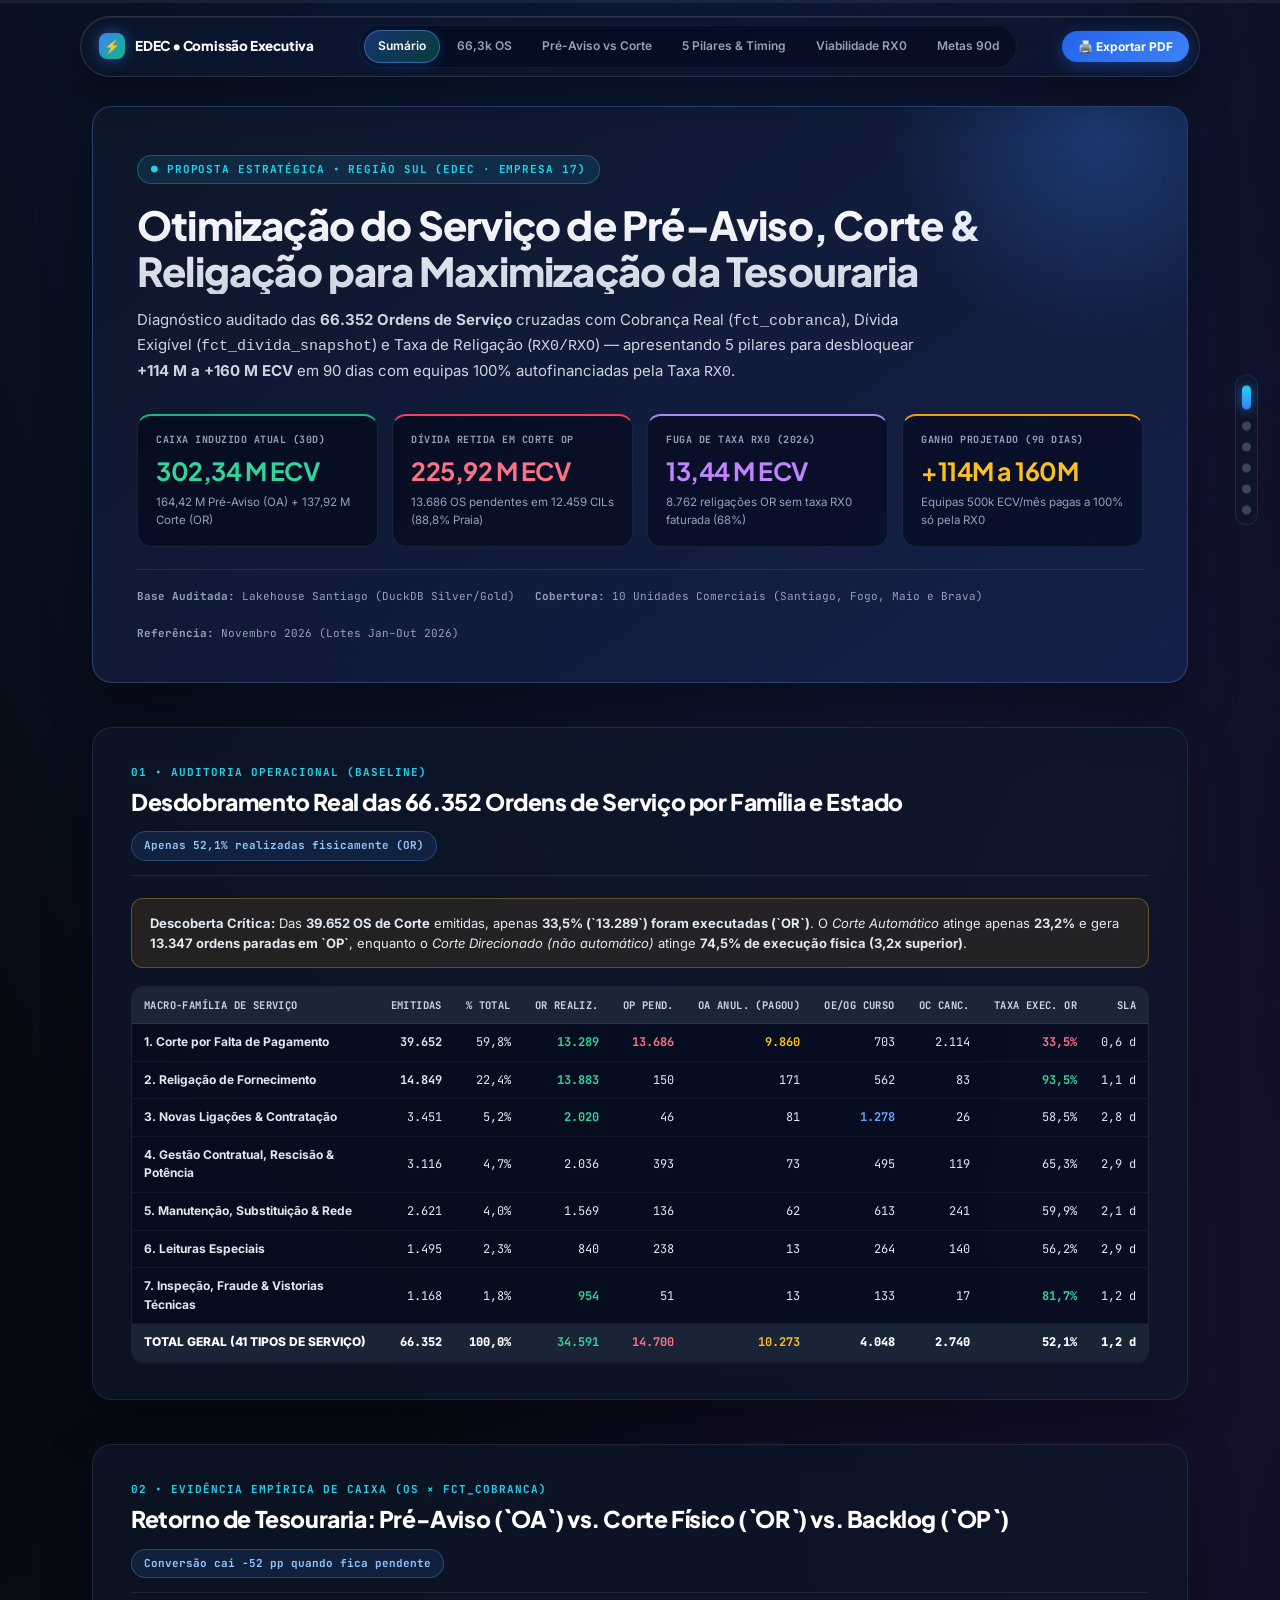
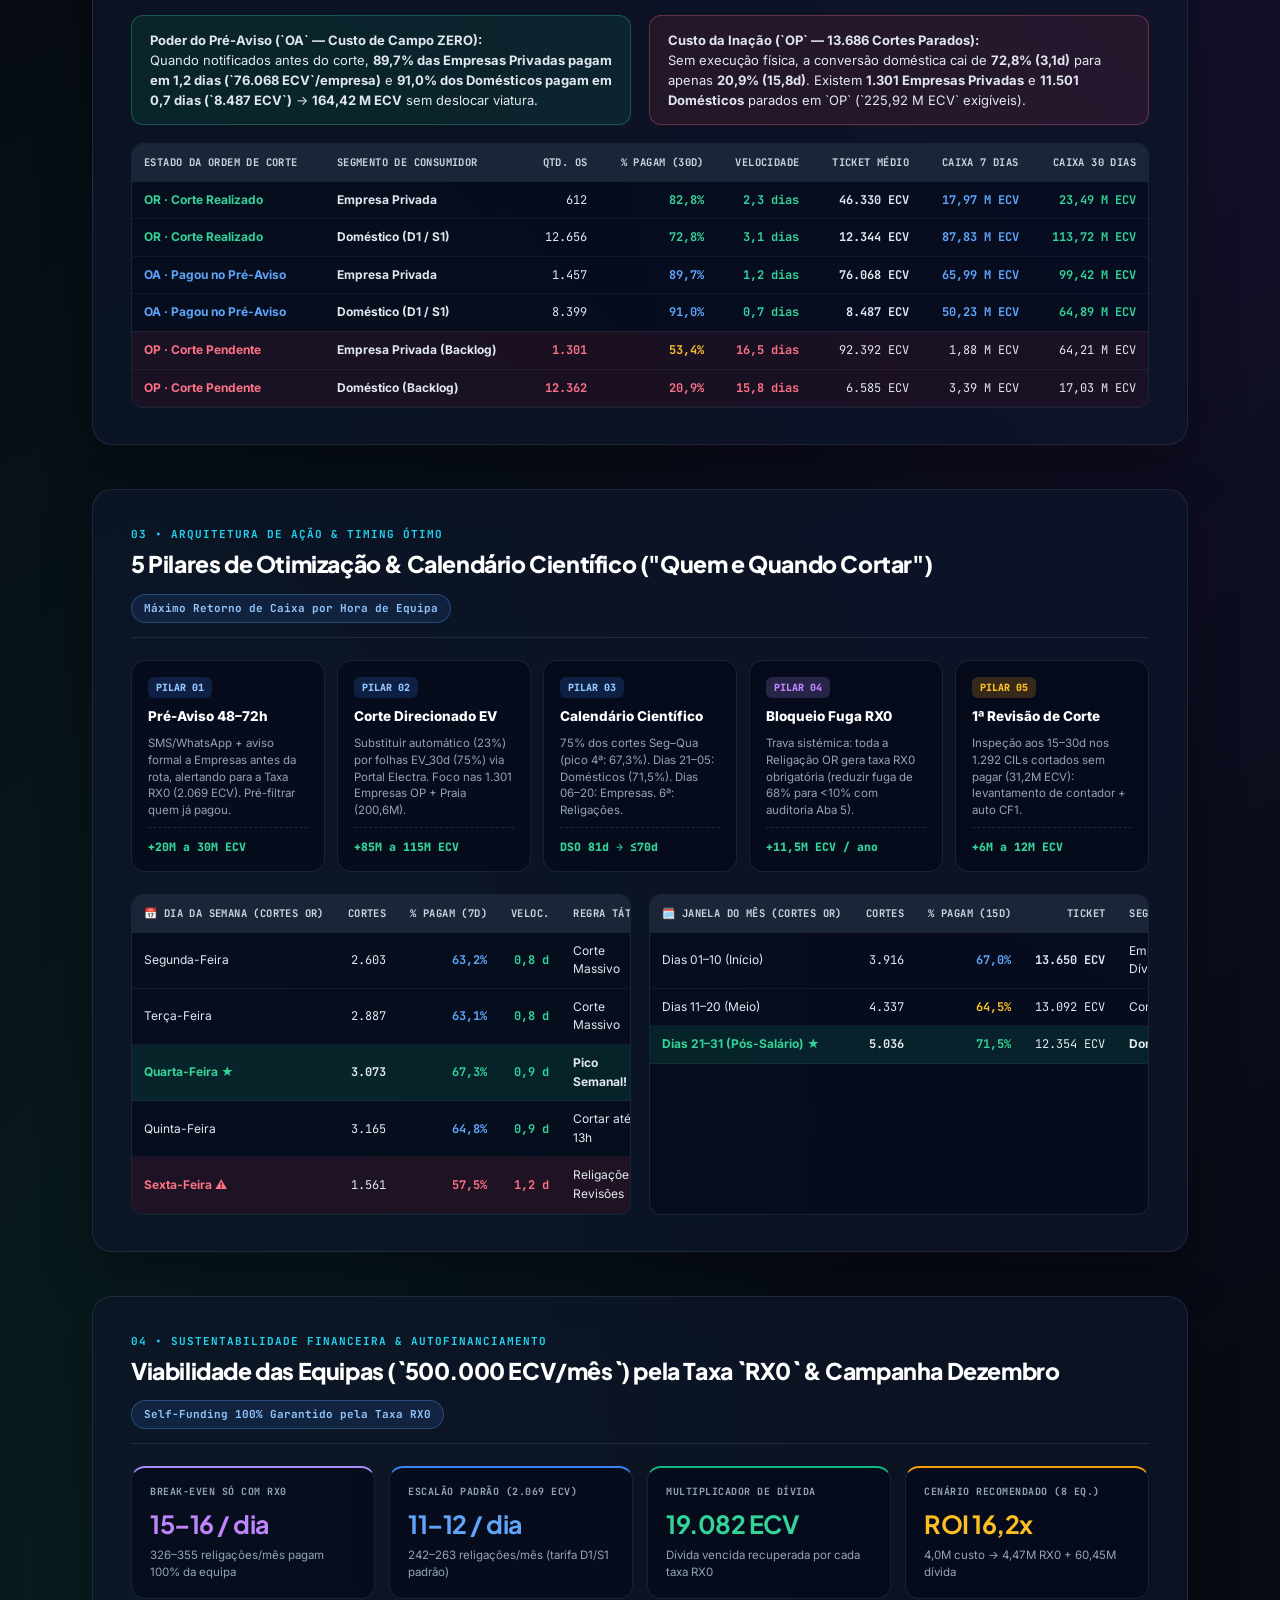
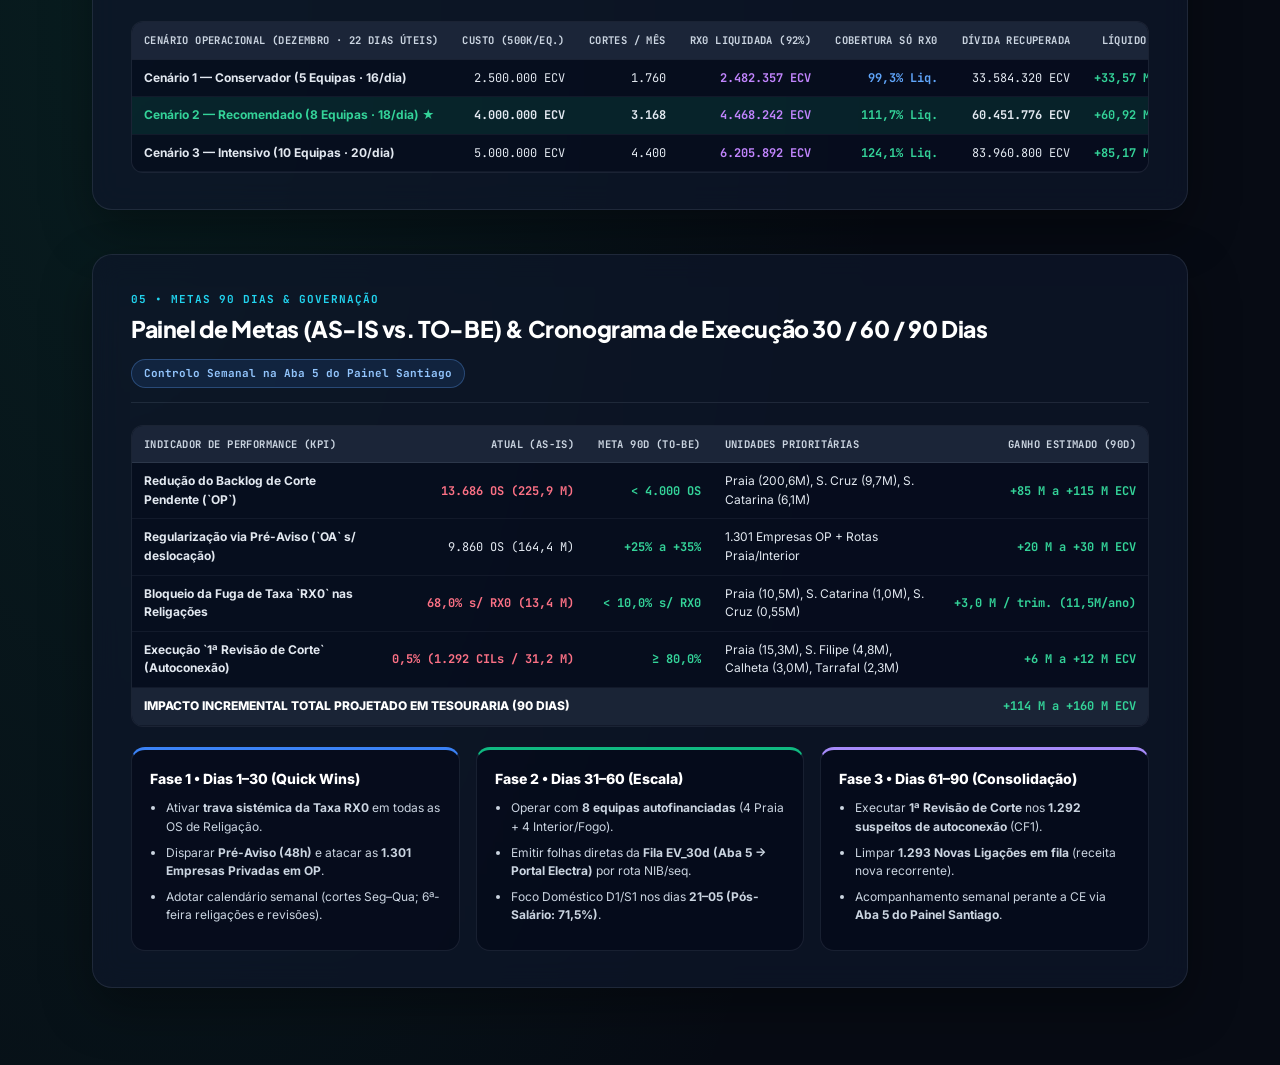
<file: apresentacao_ce_os_tesouraria.html>
<!DOCTYPE html>
<html lang="pt">
<head>
  <meta charset="UTF-8" />
  <meta name="viewport" content="width=device-width, initial-scale=1.0" />
  <title>EDEC • Plano Estratégico à Comissão Executiva — Ordens de Serviço &amp; Tesouraria</title>
  <link rel="preconnect" href="https://fonts.googleapis.com" />
  <link rel="preconnect" href="https://fonts.gstatic.com" crossorigin />
  <link href="https://fonts.googleapis.com/css2?family=Inter:wght@400;500;600;700;800&family=Plus+Jakarta+Sans:wght@600;700;800&family=JetBrains+Mono:wght@500;700&display=swap" rel="stylesheet" />
  <style>
    :root {
      --bg-page: #070B14;
      --bg-surface: #0F172A;
      --bg-card: rgba(15, 23, 42, 0.72);
      --bg-card-hover: rgba(30, 41, 59, 0.85);
      --border-subtle: rgba(148, 163, 184, 0.14);
      --border-glow: rgba(96, 165, 250, 0.35);
      --text-primary: #F8FAFC;
      --text-secondary: #94A3B8;
      --text-muted: #64748B;
      --accent-blue: #3B82F6;
      --accent-cyan: #22D3EE;
      --accent-emerald: #10B981;
      --accent-amber: #F59E0B;
      --accent-rose: #F43F5E;
      --accent-purple: #A78BFA;
    }

    * { box-sizing: border-box; margin: 0; padding: 0; }
    html { scroll-behavior: smooth; }
    body {
      font-family: 'Inter', -apple-system, BlinkMacSystemFont, sans-serif;
      background: var(--bg-page);
      color: var(--text-primary);
      line-height: 1.55;
      overflow-x: hidden;
      background-image:
        radial-gradient(ellipse 80% 50% at 50% -15%, rgba(37, 99, 235, 0.22), transparent),
        radial-gradient(ellipse 60% 40% at 90% 30%, rgba(124, 58, 237, 0.12), transparent),
        radial-gradient(ellipse 60% 40% at 10% 75%, rgba(16, 185, 129, 0.10), transparent);
    }

    /* ============================================================
       SCROLL PROGRESS BAR (SCROLLTID STYLE)
       ============================================================ */
    .scroll-progress-track {
      position: fixed;
      top: 0;
      left: 0;
      width: 100%;
      height: 3px;
      background: rgba(148, 163, 184, 0.1);
      z-index: 1000;
    }
    .scroll-progress-bar {
      height: 100%;
      width: 0%;
      background: linear-gradient(90deg, var(--accent-cyan), var(--accent-blue), var(--accent-purple), var(--accent-emerald));
      box-shadow: 0 0 12px rgba(59, 130, 246, 0.8);
      transition: width 0.08s linear;
    }

    /* ============================================================
       FLOATING GLASS PILL NAVBAR (NAVBAR GALLERY STYLE)
       ============================================================ */
    .navbar-wrap {
      position: fixed;
      top: 16px;
      left: 0;
      right: 0;
      z-index: 900;
      display: flex;
      justify-content: center;
      padding: 0 16px;
      pointer-events: none;
    }
    .glass-navbar {
      pointer-events: auto;
      display: flex;
      align-items: center;
      justify-content: space-between;
      gap: 14px;
      width: 100%;
      max-width: 1120px;
      padding: 8px 10px 8px 18px;
      border-radius: 999px;
      background: rgba(15, 23, 42, 0.72);
      backdrop-filter: blur(18px) saturate(160%);
      -webkit-backdrop-filter: blur(18px) saturate(160%);
      border: 1px solid rgba(255, 255, 255, 0.12);
      box-shadow: 0 12px 40px rgba(0, 0, 0, 0.45), inset 0 1px 0 rgba(255, 255, 255, 0.08);
      transition: transform 0.25s ease, background 0.25s ease;
    }
    .nav-brand {
      display: flex;
      align-items: center;
      gap: 10px;
      text-decoration: none;
      color: #fff;
      font-family: 'Plus Jakarta Sans', sans-serif;
      font-weight: 800;
      font-size: 13.5px;
      letter-spacing: -0.2px;
      white-space: nowrap;
    }
    .nav-brand-dot {
      width: 26px;
      height: 26px;
      border-radius: 8px;
      background: linear-gradient(135deg, #3B82F6, #10B981);
      display: grid;
      place-items: center;
      font-size: 13px;
      box-shadow: 0 0 14px rgba(59, 130, 246, 0.5);
    }
    .nav-links {
      display: flex;
      align-items: center;
      gap: 4px;
      background: rgba(2, 6, 23, 0.45);
      padding: 4px;
      border-radius: 999px;
      border: 1px solid rgba(255, 255, 255, 0.06);
    }
    .nav-link {
      text-decoration: none;
      color: var(--text-secondary);
      font-size: 12px;
      font-weight: 600;
      padding: 6px 13px;
      border-radius: 999px;
      transition: all 0.2s ease;
      white-space: nowrap;
    }
    .nav-link:hover { color: #fff; background: rgba(255, 255, 255, 0.06); }
    .nav-link.active {
      color: #fff;
      background: linear-gradient(135deg, rgba(59, 130, 246, 0.35), rgba(16, 185, 129, 0.28));
      border: 1px solid rgba(96, 165, 250, 0.45);
      box-shadow: 0 2px 10px rgba(37, 99, 235, 0.25);
    }
    .nav-cta {
      display: inline-flex;
      align-items: center;
      gap: 6px;
      padding: 8px 16px;
      border-radius: 999px;
      border: none;
      background: linear-gradient(135deg, #2563EB, #3B82F6);
      color: #fff;
      font-family: 'Inter', sans-serif;
      font-size: 12px;
      font-weight: 700;
      cursor: pointer;
      white-space: nowrap;
      box-shadow: 0 4px 16px rgba(37, 99, 235, 0.4);
      transition: transform 0.15s ease, box-shadow 0.15s ease;
    }
    .nav-cta:hover { transform: translateY(-1px); box-shadow: 0 6px 22px rgba(37, 99, 235, 0.55); }

    /* ============================================================
       FLOATING SCROLL-SPY SIDE DOTS (SCROLLTID RAIL)
       ============================================================ */
    .scroll-rail {
      position: fixed;
      right: 22px;
      top: 50%;
      transform: translateY(-50%);
      z-index: 800;
      display: flex;
      flex-direction: column;
      gap: 12px;
      padding: 10px 6px;
      border-radius: 999px;
      background: rgba(15, 23, 42, 0.65);
      backdrop-filter: blur(12px);
      border: 1px solid var(--border-subtle);
    }
    .rail-dot {
      width: 9px;
      height: 9px;
      border-radius: 999px;
      background: rgba(148, 163, 184, 0.35);
      transition: all 0.25s ease;
      cursor: pointer;
      position: relative;
    }
    .rail-dot:hover { background: #fff; transform: scale(1.25); }
    .rail-dot.active {
      height: 24px;
      background: linear-gradient(180deg, var(--accent-cyan), var(--accent-blue));
      box-shadow: 0 0 12px rgba(59, 130, 246, 0.7);
    }

    /* ============================================================
       MAIN STORYTELLING SECTIONS
       ============================================================ */
    .story-container {
      max-width: 1140px;
      margin: 0 auto;
      padding: 106px 22px 80px;
      display: flex;
      flex-direction: column;
      gap: 44px;
    }

    .section-block {
      position: relative;
      background: var(--bg-card);
      border: 1px solid var(--border-subtle);
      border-radius: 20px;
      padding: 36px 38px;
      backdrop-filter: blur(14px);
      box-shadow: 0 20px 50px rgba(0, 0, 0, 0.35);
    }

    /* Scroll reveal animations */
    .reveal {
      opacity: 0;
      transform: translateY(26px);
      transition: opacity 0.65s cubic-bezier(0.22, 1, 0.36, 1), transform 0.65s cubic-bezier(0.22, 1, 0.36, 1);
    }
    .reveal.visible {
      opacity: 1;
      transform: translateY(0);
    }

    /* Hero Section */
    .hero {
      padding: 48px 44px 40px;
      background: linear-gradient(145deg, rgba(15, 23, 42, 0.92), rgba(23, 37, 84, 0.75));
      border: 1px solid rgba(96, 165, 250, 0.28);
      overflow: hidden;
    }
    .hero::after {
      content: "";
      position: absolute;
      width: 420px;
      height: 420px;
      top: -180px;
      right: -120px;
      background: radial-gradient(circle, rgba(59, 130, 246, 0.28), transparent 70%);
      pointer-events: none;
    }
    .eyebrow {
      display: inline-flex;
      align-items: center;
      gap: 8px;
      font-family: 'JetBrains Mono', monospace;
      font-size: 11px;
      font-weight: 700;
      letter-spacing: 0.9px;
      color: var(--accent-cyan);
      background: rgba(34, 211, 238, 0.1);
      border: 1px solid rgba(34, 211, 238, 0.3);
      padding: 5px 13px;
      border-radius: 999px;
      margin-bottom: 18px;
    }
    .hero h1 {
      font-family: 'Plus Jakarta Sans', sans-serif;
      font-size: clamp(26px, 3.6vw, 40px);
      font-weight: 800;
      line-height: 1.15;
      letter-spacing: -0.8px;
      max-width: 860px;
      margin-bottom: 14px;
      background: linear-gradient(180deg, #FFFFFF 0%, #CBD5E1 100%);
      -webkit-background-clip: text;
      -webkit-text-fill-color: transparent;
    }
    .hero-sub {
      font-size: 15px;
      color: #CBD5E1;
      max-width: 800px;
      margin-bottom: 30px;
    }
    .hero-meta {
      display: flex;
      flex-wrap: wrap;
      gap: 20px;
      padding-top: 18px;
      border-top: 1px solid rgba(148, 163, 184, 0.16);
      font-family: 'JetBrains Mono', monospace;
      font-size: 11px;
      color: var(--text-secondary);
    }

    /* Section Header */
    .sec-head {
      display: flex;
      justify-content: space-between;
      align-items: flex-end;
      flex-wrap: wrap;
      gap: 12px;
      margin-bottom: 22px;
      padding-bottom: 14px;
      border-bottom: 1px solid var(--border-subtle);
    }
    .sec-step {
      font-family: 'JetBrains Mono', monospace;
      font-size: 11px;
      font-weight: 700;
      color: var(--accent-cyan);
      text-transform: uppercase;
      letter-spacing: 1px;
    }
    .sec-title {
      font-family: 'Plus Jakarta Sans', sans-serif;
      font-size: 23px;
      font-weight: 800;
      letter-spacing: -0.4px;
      color: #fff;
      margin-top: 3px;
    }
    .sec-chip {
      font-family: 'JetBrains Mono', monospace;
      font-size: 11px;
      font-weight: 700;
      padding: 5px 12px;
      border-radius: 999px;
      background: rgba(59, 130, 246, 0.12);
      border: 1px solid rgba(96, 165, 250, 0.3);
      color: #93C5FD;
    }

    /* Bento KPI Grids */
    .bento-4 {
      display: grid;
      grid-template-columns: repeat(4, 1fr);
      gap: 14px;
      margin-bottom: 22px;
    }
    .bento-card {
      background: rgba(2, 6, 23, 0.55);
      border: 1px solid var(--border-subtle);
      border-radius: 14px;
      padding: 16px 18px;
      transition: transform 0.2s ease, border-color 0.2s ease;
    }
    .bento-card:hover {
      transform: translateY(-3px);
      border-color: var(--border-glow);
    }
    .bento-label {
      font-family: 'JetBrains Mono', monospace;
      font-size: 10px;
      font-weight: 700;
      color: var(--text-secondary);
      text-transform: uppercase;
      letter-spacing: 0.5px;
    }
    .bento-val {
      font-family: 'Plus Jakarta Sans', sans-serif;
      font-size: 25px;
      font-weight: 800;
      margin: 5px 0 3px;
      letter-spacing: -0.5px;
    }
    .bento-sub { font-size: 11.5px; color: var(--text-secondary); }

    .grid-2 { display: grid; grid-template-columns: 1fr 1fr; gap: 18px; }
    .grid-5 { display: grid; grid-template-columns: repeat(5, 1fr); gap: 12px; }

    /* Callouts */
    .insight-box {
      padding: 14px 18px;
      border-radius: 12px;
      font-size: 13px;
      margin-bottom: 18px;
      border: 1px solid rgba(59, 130, 246, 0.25);
      background: rgba(37, 99, 235, 0.1);
      color: #E2E8F0;
    }
    .insight-box.emerald { background: rgba(16, 185, 129, 0.1); border-color: rgba(52, 211, 153, 0.3); }
    .insight-box.rose { background: rgba(244, 63, 94, 0.1); border-color: rgba(251, 113, 133, 0.3); }
    .insight-box.amber { background: rgba(245, 158, 11, 0.1); border-color: rgba(251, 191, 36, 0.3); }

    /* Tables */
    .table-wrap {
      overflow-x: auto;
      border-radius: 12px;
      border: 1px solid var(--border-subtle);
      background: rgba(2, 6, 23, 0.42);
    }
    table {
      width: 100%;
      border-collapse: collapse;
      font-size: 12px;
    }
    th {
      background: rgba(30, 41, 59, 0.9);
      color: #CBD5E1;
      font-family: 'JetBrains Mono', monospace;
      font-size: 10.5px;
      font-weight: 700;
      text-transform: uppercase;
      letter-spacing: 0.4px;
      text-align: left;
      padding: 10px 12px;
      border-bottom: 1px solid var(--border-subtle);
      white-space: nowrap;
    }
    td {
      padding: 9px 12px;
      border-bottom: 1px solid rgba(148, 163, 184, 0.08);
      color: #E2E8F0;
    }
    tbody tr:hover td { background: rgba(59, 130, 246, 0.07); }
    tfoot td {
      background: rgba(30, 41, 59, 0.85) !important;
      font-weight: 800;
      color: #fff;
      border-top: 1px solid rgba(96, 165, 250, 0.35);
    }
    .num { text-align: right; font-family: 'JetBrains Mono', monospace; white-space: nowrap; }
    .c-green { color: #34D399; font-weight: 700; }
    .c-red { color: #FB7185; font-weight: 700; }
    .c-blue { color: #60A5FA; font-weight: 700; }
    .c-amber { color: #FBBF24; font-weight: 700; }
    .c-purple { color: #C084FC; font-weight: 700; }

    /* 5 Pillars Cards */
    .pillar {
      background: rgba(2, 6, 23, 0.55);
      border: 1px solid var(--border-subtle);
      border-radius: 14px;
      padding: 16px;
      display: flex;
      flex-direction: column;
      gap: 8px;
      transition: transform 0.2s ease, border-color 0.2s ease;
    }
    .pillar:hover { transform: translateY(-4px); border-color: var(--border-glow); }
    .pillar-tag {
      font-family: 'JetBrains Mono', monospace;
      font-size: 10px;
      font-weight: 800;
      padding: 3px 8px;
      border-radius: 6px;
      background: rgba(59, 130, 246, 0.18);
      color: #93C5FD;
      align-self: flex-start;
    }
    .pillar h4 { font-size: 13.5px; font-weight: 800; color: #fff; }
    .pillar p { font-size: 11.5px; color: var(--text-secondary); line-height: 1.45; }
    .pillar-foot {
      margin-top: auto;
      padding-top: 10px;
      border-top: 1px dashed rgba(148, 163, 184, 0.18);
      font-family: 'JetBrains Mono', monospace;
      font-size: 11.5px;
      font-weight: 800;
      color: #34D399;
    }

    /* Timeline 30 / 60 / 90 */
    .timeline-3 {
      display: grid;
      grid-template-columns: repeat(3, 1fr);
      gap: 16px;
      margin-top: 20px;
    }
    .phase-card {
      background: rgba(2, 6, 23, 0.55);
      border: 1px solid var(--border-subtle);
      border-top: 3px solid var(--accent-blue);
      border-radius: 14px;
      padding: 18px;
    }
    .phase-card.p2 { border-top-color: var(--accent-emerald); }
    .phase-card.p3 { border-top-color: var(--accent-purple); }
    .phase-card h4 { font-size: 14px; font-weight: 800; color: #fff; margin-bottom: 10px; }
    .phase-card ul { padding-left: 16px; font-size: 12px; color: #CBD5E1; }
    .phase-card li { margin-bottom: 7px; }

    @media (max-width: 980px) {
      .bento-4, .grid-2, .grid-5, .timeline-3 { grid-template-columns: 1fr; }
      .nav-links, .scroll-rail { display: none; }
      .section-block, .hero { padding: 24px 20px; }
    }

    /* Impressão / Exportação PDF limpa */
    @media print {
      body { background: #fff !important; color: #0F172A !important; background-image: none !important; }
      .navbar-wrap, .scroll-progress-track, .scroll-rail { display: none !important; }
      .story-container { max-width: 100%; padding: 0; gap: 16px; }
      .section-block, .hero {
        background: #fff !important;
        color: #0F172A !important;
        border: 1px solid #CBD5E1 !important;
        box-shadow: none !important;
        page-break-after: always;
      }
      .reveal { opacity: 1 !important; transform: none !important; }
      .hero h1 { -webkit-text-fill-color: #0F172A !important; color: #0F172A !important; }
      .sec-title, .pillar h4, .phase-card h4 { color: #0F172A !important; }
      .hero-sub, .bento-sub, .pillar p, .phase-card ul, td, .insight-box { color: #1E293B !important; }
      .bento-card, .pillar, .phase-card, .table-wrap { background: #F8FAFC !important; border-color: #CBD5E1 !important; }
      th { background: #0F172A !important; color: #fff !important; }
      tfoot td { background: #E2E8F0 !important; color: #0F172A !important; }
    }
  </style>
</head>
<body>

  <!-- Barra de Progresso de Scroll (Scrolltid) -->
  <div class="scroll-progress-track">
    <div class="scroll-progress-bar" id="scroll-progress-bar"></div>
  </div>

  <!-- Floating Glass Pill Navbar (Navbar Gallery) -->
  <div class="navbar-wrap">
    <nav class="glass-navbar" aria-label="Navegação Executiva">
      <a href="#s-hero" class="nav-brand">
        <span class="nav-brand-dot">⚡</span>
        <span>EDEC • Comissão Executiva</span>
      </a>
      <div class="nav-links" id="nav-links">
        <a class="nav-link active" href="#s-hero">Sumário</a>
        <a class="nav-link" href="#s-diagnostico">66,3k OS</a>
        <a class="nav-link" href="#s-tesouraria">Pré-Aviso vs Corte</a>
        <a class="nav-link" href="#s-pilares">5 Pilares &amp; Timing</a>
        <a class="nav-link" href="#s-viabilidade">Viabilidade RX0</a>
        <a class="nav-link" href="#s-metas">Metas 90d</a>
      </div>
      <button class="nav-cta" onclick="window.print()">🖨️ Exportar PDF</button>
    </nav>
  </div>

  <!-- Scroll-Spy Side Rail -->
  <aside class="scroll-rail" aria-label="Progresso das Secções">
    <div class="rail-dot active" data-target="s-hero" title="Sumário Executivo"></div>
    <div class="rail-dot" data-target="s-diagnostico" title="1. Diagnóstico 66.352 OS"></div>
    <div class="rail-dot" data-target="s-tesouraria" title="2. Pré-Aviso vs Corte vs Backlog"></div>
    <div class="rail-dot" data-target="s-pilares" title="3. 5 Pilares & Calendário Científico"></div>
    <div class="rail-dot" data-target="s-viabilidade" title="4. Viabilidade Equipas & RX0"></div>
    <div class="rail-dot" data-target="s-metas" title="5. Metas 90d & Cronograma"></div>
  </aside>

  <main class="story-container">

    <!-- SECÇÃO 0: HERO & SUMÁRIO EXECUTIVO -->
    <section class="section-block hero reveal visible" id="s-hero">
      <div class="eyebrow">● PROPOSTA ESTRATÉGICA • REGIÃO SUL (EDEC · EMPRESA 17)</div>
      <h1>Otimização do Serviço de Pré-Aviso, Corte &amp; Religação para Maximização da Tesouraria</h1>
      <p class="hero-sub">
        Diagnóstico auditado das <strong>66.352 Ordens de Serviço</strong> cruzadas com Cobrança Real (<code>fct_cobranca</code>), Dívida Exigível (<code>fct_divida_snapshot</code>) e Taxa de Religação (<code>RX0/RXO</code>) — apresentando 5 pilares para desbloquear <strong>+114 M a +160 M ECV</strong> em 90 dias com equipas 100% autofinanciadas pela Taxa <code>RX0</code>.
      </p>

      <div class="bento-4">
        <div class="bento-card" style="border-top:2px solid #10B981;">
          <div class="bento-label">CAIXA INDUZIDO ATUAL (30D)</div>
          <div class="bento-val c-green" data-count="302.34" data-suffix=" M ECV">302,34 M ECV</div>
          <div class="bento-sub">164,42 M Pré-Aviso (OA) + 137,92 M Corte (OR)</div>
        </div>
        <div class="bento-card" style="border-top:2px solid #F43F5E;">
          <div class="bento-label">DÍVIDA RETIDA EM CORTE OP</div>
          <div class="bento-val c-red" data-count="225.92" data-suffix=" M ECV">225,92 M ECV</div>
          <div class="bento-sub">13.686 OS pendentes em 12.459 CILs (88,8% Praia)</div>
        </div>
        <div class="bento-card" style="border-top:2px solid #A78BFA;">
          <div class="bento-label">FUGA DE TAXA RX0 (2026)</div>
          <div class="bento-val c-purple" data-count="13.44" data-suffix=" M ECV">13,44 M ECV</div>
          <div class="bento-sub">8.762 religações OR sem taxa RX0 faturada (68%)</div>
        </div>
        <div class="bento-card" style="border-top:2px solid #F59E0B;">
          <div class="bento-label">GANHO PROJETADO (90 DIAS)</div>
          <div class="bento-val c-amber">+114M a 160M</div>
          <div class="bento-sub">Equipas 500k ECV/mês pagas a 100% só pela RX0</div>
        </div>
      </div>

      <div class="hero-meta">
        <span><strong>Base Auditada:</strong> Lakehouse Santiago (DuckDB Silver/Gold)</span>
        <span><strong>Cobertura:</strong> 10 Unidades Comerciais (Santiago, Fogo, Maio e Brava)</span>
        <span><strong>Referência:</strong> Novembro 2026 (Lotes Jan–Out 2026)</span>
      </div>
    </section>

    <!-- SECÇÃO 1: DIAGNÓSTICO DAS 66.352 OS -->
    <section class="section-block reveal" id="s-diagnostico">
      <div class="sec-head">
        <div>
          <div class="sec-step">01 • Auditoria Operacional (Baseline)</div>
          <h2 class="sec-title">Desdobramento Real das 66.352 Ordens de Serviço por Família e Estado</h2>
        </div>
        <span class="sec-chip">Apenas 52,1% realizadas fisicamente (OR)</span>
      </div>

      <div class="insight-box amber">
        <strong>Descoberta Crítica:</strong> Das <strong>39.652 OS de Corte</strong> emitidas, apenas <strong>33,5% (`13.289`) foram executadas (`OR`)</strong>. O <em>Corte Automático</em> atinge apenas <strong>23,2%</strong> e gera <strong>13.347 ordens paradas em `OP`</strong>, enquanto o <em>Corte Direcionado (não automático)</em> atinge <strong>74,5% de execução física (3,2x superior)</strong>.
      </div>

      <div class="table-wrap">
        <table>
          <thead>
            <tr>
              <th>Macro-Família de Serviço</th>
              <th class="num">Emitidas</th>
              <th class="num">% Total</th>
              <th class="num">OR Realiz.</th>
              <th class="num">OP Pend.</th>
              <th class="num">OA Anul. (Pagou)</th>
              <th class="num">OE/OG Curso</th>
              <th class="num">OC Canc.</th>
              <th class="num">Taxa Exec. OR</th>
              <th class="num">SLA</th>
            </tr>
          </thead>
          <tbody>
            <tr>
              <td><strong>1. Corte por Falta de Pagamento</strong></td>
              <td class="num"><strong>39.652</strong></td>
              <td class="num">59,8%</td>
              <td class="num c-green">13.289</td>
              <td class="num c-red">13.686</td>
              <td class="num c-amber">9.860</td>
              <td class="num">703</td>
              <td class="num">2.114</td>
              <td class="num c-red">33,5%</td>
              <td class="num">0,6 d</td>
            </tr>
            <tr>
              <td><strong>2. Religação de Fornecimento</strong></td>
              <td class="num"><strong>14.849</strong></td>
              <td class="num">22,4%</td>
              <td class="num c-green">13.883</td>
              <td class="num">150</td>
              <td class="num">171</td>
              <td class="num">562</td>
              <td class="num">83</td>
              <td class="num c-green">93,5%</td>
              <td class="num">1,1 d</td>
            </tr>
            <tr>
              <td><strong>3. Novas Ligações &amp; Contratação</strong></td>
              <td class="num">3.451</td>
              <td class="num">5,2%</td>
              <td class="num c-green">2.020</td>
              <td class="num">46</td>
              <td class="num">81</td>
              <td class="num c-blue">1.278</td>
              <td class="num">26</td>
              <td class="num">58,5%</td>
              <td class="num">2,8 d</td>
            </tr>
            <tr>
              <td><strong>4. Gestão Contratual, Rescisão &amp; Potência</strong></td>
              <td class="num">3.116</td>
              <td class="num">4,7%</td>
              <td class="num">2.036</td>
              <td class="num">393</td>
              <td class="num">73</td>
              <td class="num">495</td>
              <td class="num">119</td>
              <td class="num">65,3%</td>
              <td class="num">2,9 d</td>
            </tr>
            <tr>
              <td><strong>5. Manutenção, Substituição &amp; Rede</strong></td>
              <td class="num">2.621</td>
              <td class="num">4,0%</td>
              <td class="num">1.569</td>
              <td class="num">136</td>
              <td class="num">62</td>
              <td class="num">613</td>
              <td class="num">241</td>
              <td class="num">59,9%</td>
              <td class="num">2,1 d</td>
            </tr>
            <tr>
              <td><strong>6. Leituras Especiais</strong></td>
              <td class="num">1.495</td>
              <td class="num">2,3%</td>
              <td class="num">840</td>
              <td class="num">238</td>
              <td class="num">13</td>
              <td class="num">264</td>
              <td class="num">140</td>
              <td class="num">56,2%</td>
              <td class="num">2,9 d</td>
            </tr>
            <tr>
              <td><strong>7. Inspeção, Fraude &amp; Vistorias Técnicas</strong></td>
              <td class="num">1.168</td>
              <td class="num">1,8%</td>
              <td class="num c-green">954</td>
              <td class="num">51</td>
              <td class="num">13</td>
              <td class="num">133</td>
              <td class="num">17</td>
              <td class="num c-green">81,7%</td>
              <td class="num">1,2 d</td>
            </tr>
          </tbody>
          <tfoot>
            <tr>
              <td>TOTAL GERAL (41 TIPOS DE SERVIÇO)</td>
              <td class="num">66.352</td>
              <td class="num">100,0%</td>
              <td class="num c-green">34.591</td>
              <td class="num c-red">14.700</td>
              <td class="num c-amber">10.273</td>
              <td class="num">4.048</td>
              <td class="num">2.740</td>
              <td class="num">52,1%</td>
              <td class="num">1,2 d</td>
            </tr>
          </tfoot>
        </table>
      </div>
    </section>

    <!-- SECÇÃO 2: PRÉ-AVISO vs CORTE vs PENDENTE -->
    <section class="section-block reveal" id="s-tesouraria">
      <div class="sec-head">
        <div>
          <div class="sec-step">02 • Evidência Empírica de Caixa (OS × fct_cobranca)</div>
          <h2 class="sec-title">Retorno de Tesouraria: Pré-Aviso (`OA`) vs. Corte Físico (`OR`) vs. Backlog (`OP`)</h2>
        </div>
        <span class="sec-chip">Conversão cai −52 pp quando fica pendente</span>
      </div>

      <div class="grid-2" style="margin-bottom:18px;">
        <div class="insight-box emerald" style="margin-bottom:0;">
          <strong>Poder do Pré-Aviso (`OA` — Custo de Campo ZERO):</strong><br />
          Quando notificados antes do corte, <strong>89,7% das Empresas Privadas pagam em 1,2 dias (`76.068 ECV`/empresa)</strong> e <strong>91,0% dos Domésticos pagam em 0,7 dias (`8.487 ECV`)</strong> → <strong>164,42 M ECV</strong> sem deslocar viatura.
        </div>
        <div class="insight-box rose" style="margin-bottom:0;">
          <strong>Custo da Inação (`OP` — 13.686 Cortes Parados):</strong><br />
          Sem execução física, a conversão doméstica cai de <strong>72,8% (3,1d)</strong> para apenas <strong>20,9% (15,8d)</strong>. Existem <strong>1.301 Empresas Privadas</strong> e <strong>11.501 Domésticos</strong> parados em `OP` (`225,92 M ECV` exigíveis).
        </div>
      </div>

      <div class="table-wrap">
        <table>
          <thead>
            <tr>
              <th>Estado da Ordem de Corte</th>
              <th>Segmento de Consumidor</th>
              <th class="num">Qtd. OS</th>
              <th class="num">% Pagam (30d)</th>
              <th class="num">Velocidade</th>
              <th class="num">Ticket Médio</th>
              <th class="num">Caixa 7 Dias</th>
              <th class="num">Caixa 30 Dias</th>
            </tr>
          </thead>
          <tbody>
            <tr>
              <td class="c-green">OR · Corte Realizado</td>
              <td><strong>Empresa Privada</strong></td>
              <td class="num">612</td>
              <td class="num c-green">82,8%</td>
              <td class="num c-green">2,3 dias</td>
              <td class="num"><strong>46.330 ECV</strong></td>
              <td class="num c-blue">17,97 M ECV</td>
              <td class="num c-green">23,49 M ECV</td>
            </tr>
            <tr>
              <td class="c-green">OR · Corte Realizado</td>
              <td><strong>Doméstico (D1 / S1)</strong></td>
              <td class="num">12.656</td>
              <td class="num c-green">72,8%</td>
              <td class="num c-green">3,1 dias</td>
              <td class="num"><strong>12.344 ECV</strong></td>
              <td class="num c-blue">87,83 M ECV</td>
              <td class="num c-green">113,72 M ECV</td>
            </tr>
            <tr>
              <td class="c-blue">OA · Pagou no Pré-Aviso</td>
              <td><strong>Empresa Privada</strong></td>
              <td class="num">1.457</td>
              <td class="num c-blue">89,7%</td>
              <td class="num c-green">1,2 dias</td>
              <td class="num"><strong>76.068 ECV</strong></td>
              <td class="num c-blue">65,99 M ECV</td>
              <td class="num c-green">99,42 M ECV</td>
            </tr>
            <tr>
              <td class="c-blue">OA · Pagou no Pré-Aviso</td>
              <td><strong>Doméstico (D1 / S1)</strong></td>
              <td class="num">8.399</td>
              <td class="num c-blue">91,0%</td>
              <td class="num c-green">0,7 dias</td>
              <td class="num"><strong>8.487 ECV</strong></td>
              <td class="num c-blue">50,23 M ECV</td>
              <td class="num c-green">64,89 M ECV</td>
            </tr>
            <tr style="background:rgba(244,63,94,0.08);">
              <td class="c-red">OP · Corte Pendente</td>
              <td><strong>Empresa Privada (Backlog)</strong></td>
              <td class="num c-red">1.301</td>
              <td class="num c-amber">53,4%</td>
              <td class="num c-red">16,5 dias</td>
              <td class="num">92.392 ECV</td>
              <td class="num">1,88 M ECV</td>
              <td class="num">64,21 M ECV</td>
            </tr>
            <tr style="background:rgba(244,63,94,0.08);">
              <td class="c-red">OP · Corte Pendente</td>
              <td><strong>Doméstico (Backlog)</strong></td>
              <td class="num c-red">12.362</td>
              <td class="num c-red">20,9%</td>
              <td class="num c-red">15,8 dias</td>
              <td class="num">6.585 ECV</td>
              <td class="num">3,39 M ECV</td>
              <td class="num">17,03 M ECV</td>
            </tr>
          </tbody>
        </table>
      </div>
    </section>

    <!-- SECÇÃO 3: OS 5 PILARES & CALENDÁRIO CIENTÍFICO -->
    <section class="section-block reveal" id="s-pilares">
      <div class="sec-head">
        <div>
          <div class="sec-step">03 • Arquitetura de Ação &amp; Timing Ótimo</div>
          <h2 class="sec-title">5 Pilares de Otimização &amp; Calendário Científico ("Quem e Quando Cortar")</h2>
        </div>
        <span class="sec-chip">Máximo Retorno de Caixa por Hora de Equipa</span>
      </div>

      <div class="grid-5" style="margin-bottom:22px;">
        <div class="pillar">
          <span class="pillar-tag">PILAR 01</span>
          <h4>Pré-Aviso 48–72h</h4>
          <p>SMS/WhatsApp + aviso formal a Empresas antes da rota, alertando para a Taxa RX0 (2.069 ECV). Pré-filtrar quem já pagou.</p>
          <div class="pillar-foot">+20M a 30M ECV</div>
        </div>
        <div class="pillar">
          <span class="pillar-tag">PILAR 02</span>
          <h4>Corte Direcionado EV</h4>
          <p>Substituir automático (23%) por folhas EV_30d (75%) via Portal Electra. Foco nas 1.301 Empresas OP + Praia (200,6M).</p>
          <div class="pillar-foot">+85M a 115M ECV</div>
        </div>
        <div class="pillar">
          <span class="pillar-tag">PILAR 03</span>
          <h4>Calendário Científico</h4>
          <p>75% dos cortes Seg–Qua (pico 4ª: 67,3%). Dias 21–05: Domésticos (71,5%). Dias 06–20: Empresas. 6ª: Religações.</p>
          <div class="pillar-foot">DSO 81d → ≤70d</div>
        </div>
        <div class="pillar">
          <span class="pillar-tag" style="background:rgba(167,139,250,0.2); color:#C084FC;">PILAR 04</span>
          <h4>Bloqueio Fuga RX0</h4>
          <p>Trava sistémica: toda a Religação OR gera taxa RX0 obrigatória (reduzir fuga de 68% para &lt;10% com auditoria Aba 5).</p>
          <div class="pillar-foot">+11,5M ECV / ano</div>
        </div>
        <div class="pillar">
          <span class="pillar-tag" style="background:rgba(245,158,11,0.2); color:#FBBF24;">PILAR 05</span>
          <h4>1ª Revisão de Corte</h4>
          <p>Inspeção aos 15–30d nos 1.292 CILs cortados sem pagar (31,2M ECV): levantamento de contador + auto CF1.</p>
          <div class="pillar-foot">+6M a 12M ECV</div>
        </div>
      </div>

      <div class="grid-2">
        <div class="table-wrap">
          <table>
            <thead>
              <tr>
                <th>📅 Dia da Semana (Cortes OR)</th>
                <th class="num">Cortes</th>
                <th class="num">% Pagam (7d)</th>
                <th class="num">Veloc.</th>
                <th>Regra Tática</th>
              </tr>
            </thead>
            <tbody>
              <tr><td>Segunda-Feira</td><td class="num">2.603</td><td class="num c-blue">63,2%</td><td class="num c-green">0,8 d</td><td>Corte Massivo</td></tr>
              <tr><td>Terça-Feira</td><td class="num">2.887</td><td class="num c-blue">63,1%</td><td class="num c-green">0,8 d</td><td>Corte Massivo</td></tr>
              <tr style="background:rgba(16,185,129,0.12);"><td class="c-green">Quarta-Feira ★</td><td class="num"><strong>3.073</strong></td><td class="num c-green"><strong>67,3%</strong></td><td class="num c-green">0,9 d</td><td><strong>Pico Semanal!</strong></td></tr>
              <tr><td>Quinta-Feira</td><td class="num">3.165</td><td class="num c-blue">64,8%</td><td class="num c-green">0,9 d</td><td>Cortar até 13h</td></tr>
              <tr style="background:rgba(244,63,94,0.1);"><td class="c-red">Sexta-Feira ⚠</td><td class="num">1.561</td><td class="num c-red"><strong>57,5%</strong></td><td class="num c-red">1,2 d</td><td>Religações &amp; Revisões</td></tr>
            </tbody>
          </table>
        </div>
        <div class="table-wrap">
          <table>
            <thead>
              <tr>
                <th>🗓️ Janela do Mês (Cortes OR)</th>
                <th class="num">Cortes</th>
                <th class="num">% Pagam (15d)</th>
                <th class="num">Ticket</th>
                <th>Segmento Prioritário</th>
              </tr>
            </thead>
            <tbody>
              <tr><td>Dias 01–10 (Início)</td><td class="num">3.916</td><td class="num c-blue">67,0%</td><td class="num"><strong>13.650 ECV</strong></td><td>Empresas + Alta Dívida</td></tr>
              <tr><td>Dias 11–20 (Meio)</td><td class="num">4.337</td><td class="num c-amber">64,5%</td><td class="num">13.092 ECV</td><td>Comércio + 1ª Revisão</td></tr>
              <tr style="background:rgba(16,185,129,0.12);"><td class="c-green">Dias 21–31 (Pós-Salário) ★</td><td class="num"><strong>5.036</strong></td><td class="num c-green"><strong>71,5%</strong></td><td class="num">12.354 ECV</td><td><strong>Domésticos D1 &amp; S1</strong></td></tr>
            </tbody>
          </table>
        </div>
      </div>
    </section>

    <!-- SECÇÃO 4: VIABILIDADE FINANCEIRA DAS EQUIPAS & RX0 -->
    <section class="section-block reveal" id="s-viabilidade">
      <div class="sec-head">
        <div>
          <div class="sec-step">04 • Sustentabilidade Financeira &amp; Autofinanciamento</div>
          <h2 class="sec-title">Viabilidade das Equipas (`500.000 ECV/mês`) pela Taxa `RX0` &amp; Campanha Dezembro</h2>
        </div>
        <span class="sec-chip">Self-Funding 100% Garantido pela Taxa RX0</span>
      </div>

      <div class="bento-4">
        <div class="bento-card" style="border-top:2px solid #A78BFA;">
          <div class="bento-label">BREAK-EVEN SÓ COM RX0</div>
          <div class="bento-val c-purple">15–16 / dia</div>
          <div class="bento-sub">326–355 religações/mês pagam 100% da equipa</div>
        </div>
        <div class="bento-card" style="border-top:2px solid #3B82F6;">
          <div class="bento-label">ESCALÃO PADRÃO (2.069 ECV)</div>
          <div class="bento-val c-blue">11–12 / dia</div>
          <div class="bento-sub">242–263 religações/mês (tarifa D1/S1 padrão)</div>
        </div>
        <div class="bento-card" style="border-top:2px solid #10B981;">
          <div class="bento-label">MULTIPLICADOR DE DÍVIDA</div>
          <div class="bento-val c-green">19.082 ECV</div>
          <div class="bento-sub">Dívida vencida recuperada por cada taxa RX0</div>
        </div>
        <div class="bento-card" style="border-top:2px solid #F59E0B;">
          <div class="bento-label">CENÁRIO RECOMENDADO (8 EQ.)</div>
          <div class="bento-val c-amber">ROI 16,2x</div>
          <div class="bento-sub">4,0M custo → 4,47M RX0 + 60,45M dívida</div>
        </div>
      </div>

      <div class="table-wrap">
        <table>
          <thead>
            <tr>
              <th>Cenário Operacional (Dezembro · 22 Dias Úteis)</th>
              <th class="num">Custo (500k/eq.)</th>
              <th class="num">Cortes / Mês</th>
              <th class="num">RX0 Liquidada (92%)</th>
              <th class="num">Cobertura SÓ RX0</th>
              <th class="num">Dívida Recuperada</th>
              <th class="num">Líquido EDEC</th>
              <th class="num">ROI</th>
            </tr>
          </thead>
          <tbody>
            <tr>
              <td><strong>Cenário 1 — Conservador (5 Equipas · 16/dia)</strong></td>
              <td class="num">2.500.000 ECV</td>
              <td class="num">1.760</td>
              <td class="num c-purple">2.482.357 ECV</td>
              <td class="num c-blue">99,3% Liq.</td>
              <td class="num">33.584.320 ECV</td>
              <td class="num c-green">+33,57 M ECV</td>
              <td class="num c-green">14,4x</td>
            </tr>
            <tr style="background:rgba(16,185,129,0.12);">
              <td><strong class="c-green">Cenário 2 — Recomendado (8 Equipas · 18/dia) ★</strong></td>
              <td class="num"><strong>4.000.000 ECV</strong></td>
              <td class="num"><strong>3.168</strong></td>
              <td class="num c-purple"><strong>4.468.242 ECV</strong></td>
              <td class="num c-green"><strong>111,7% Liq.</strong></td>
              <td class="num"><strong>60.451.776 ECV</strong></td>
              <td class="num c-green"><strong>+60,92 M ECV</strong></td>
              <td class="num c-green"><strong>16,2x</strong></td>
            </tr>
            <tr>
              <td><strong>Cenário 3 — Intensivo (10 Equipas · 20/dia)</strong></td>
              <td class="num">5.000.000 ECV</td>
              <td class="num">4.400</td>
              <td class="num c-purple">6.205.892 ECV</td>
              <td class="num c-green">124,1% Liq.</td>
              <td class="num">83.960.800 ECV</td>
              <td class="num c-green">+85,17 M ECV</td>
              <td class="num c-green">18,0x</td>
            </tr>
          </tbody>
        </table>
      </div>
    </section>

    <!-- SECÇÃO 5: METAS 90 DIAS & CRONOGRAMA -->
    <section class="section-block reveal" id="s-metas">
      <div class="sec-head">
        <div>
          <div class="sec-step">05 • Metas 90 Dias &amp; Governação</div>
          <h2 class="sec-title">Painel de Metas (AS-IS vs. TO-BE) &amp; Cronograma de Execução 30 / 60 / 90 Dias</h2>
        </div>
        <span class="sec-chip">Controlo Semanal na Aba 5 do Painel Santiago</span>
      </div>

      <div class="table-wrap">
        <table>
          <thead>
            <tr>
              <th>Indicador de Performance (KPI)</th>
              <th class="num">Atual (AS-IS)</th>
              <th class="num">Meta 90d (TO-BE)</th>
              <th>Unidades Prioritárias</th>
              <th class="num">Ganho Estimado (90d)</th>
            </tr>
          </thead>
          <tbody>
            <tr>
              <td><strong>Redução do Backlog de Corte Pendente (`OP`)</strong></td>
              <td class="num c-red">13.686 OS (225,9 M)</td>
              <td class="num c-green">&lt; 4.000 OS</td>
              <td>Praia (200,6M), S. Cruz (9,7M), S. Catarina (6,1M)</td>
              <td class="num c-green">+85 M a +115 M ECV</td>
            </tr>
            <tr>
              <td><strong>Regularização via Pré-Aviso (`OA` s/ deslocação)</strong></td>
              <td class="num">9.860 OS (164,4 M)</td>
              <td class="num c-green">+25% a +35%</td>
              <td>1.301 Empresas OP + Rotas Praia/Interior</td>
              <td class="num c-green">+20 M a +30 M ECV</td>
            </tr>
            <tr>
              <td><strong>Bloqueio da Fuga de Taxa `RX0` nas Religações</strong></td>
              <td class="num c-red">68,0% s/ RX0 (13,4 M)</td>
              <td class="num c-green">&lt; 10,0% s/ RX0</td>
              <td>Praia (10,5M), S. Catarina (1,0M), S. Cruz (0,55M)</td>
              <td class="num c-green">+3,0 M / trim. (11,5M/ano)</td>
            </tr>
            <tr>
              <td><strong>Execução `1ª Revisão de Corte` (Autoconexão)</strong></td>
              <td class="num c-red">0,5% (1.292 CILs / 31,2 M)</td>
              <td class="num c-green">≥ 80,0%</td>
              <td>Praia (15,3M), S. Filipe (4,8M), Calheta (3,0M), Tarrafal (2,3M)</td>
              <td class="num c-green">+6 M a +12 M ECV</td>
            </tr>
          </tbody>
          <tfoot>
            <tr>
              <td colspan="4">IMPACTO INCREMENTAL TOTAL PROJETADO EM TESOURARIA (90 DIAS)</td>
              <td class="num c-green">+114 M a +160 M ECV</td>
            </tr>
          </tfoot>
        </table>
      </div>

      <div class="timeline-3">
        <div class="phase-card">
          <h4>Fase 1 • Dias 1–30 (Quick Wins)</h4>
          <ul>
            <li>Ativar <strong>trava sistémica da Taxa RX0</strong> em todas as OS de Religação.</li>
            <li>Disparar <strong>Pré-Aviso (48h)</strong> e atacar as <strong>1.301 Empresas Privadas em OP</strong>.</li>
            <li>Adotar calendário semanal (cortes Seg–Qua; 6ª-feira religações e revisões).</li>
          </ul>
        </div>
        <div class="phase-card p2">
          <h4>Fase 2 • Dias 31–60 (Escala)</h4>
          <ul>
            <li>Operar com <strong>8 equipas autofinanciadas</strong> (4 Praia + 4 Interior/Fogo).</li>
            <li>Emitir folhas diretas da <strong>Fila EV_30d (Aba 5 → Portal Electra)</strong> por rota NIB/seq.</li>
            <li>Foco Doméstico D1/S1 nos dias <strong>21–05 (Pós-Salário: 71,5%)</strong>.</li>
          </ul>
        </div>
        <div class="phase-card p3">
          <h4>Fase 3 • Dias 61–90 (Consolidação)</h4>
          <ul>
            <li>Executar <strong>1ª Revisão de Corte</strong> nos <strong>1.292 suspeitos de autoconexão</strong> (CF1).</li>
            <li>Limpar <strong>1.293 Novas Ligações em fila</strong> (receita nova recorrente).</li>
            <li>Acompanhamento semanal perante a CE via <strong>Aba 5 do Painel Santiago</strong>.</li>
          </ul>
        </div>
      </div>
    </section>

  </main>

  <script>
    // 1. Scroll Progress Bar (Scrolltid)
    const progressBar = document.getElementById("scroll-progress-bar");
    const updateProgress = () => {
      const scrollTop = window.scrollY;
      const docHeight = document.documentElement.scrollHeight - window.innerHeight;
      const pct = docHeight > 0 ? (scrollTop / docHeight) * 100 : 0;
      if (progressBar) progressBar.style.width = `${Math.min(100, Math.max(0, pct))}%`;
    };
    window.addEventListener("scroll", updateProgress, { passive: true });
    updateProgress();

    // 2. Scroll Reveal Animation (IntersectionObserver)
    const revealEls = document.querySelectorAll(".reveal");
    const revealObs = new IntersectionObserver((entries) => {
      entries.forEach(entry => {
        if (entry.isIntersecting) {
          entry.target.classList.add("visible");
        }
      });
    }, { threshold: 0.12 });
    revealEls.forEach(el => revealObs.observe(el));

    // 3. Scroll-Spy for Floating Glass Navbar & Side Rail Dots
    const sections = document.querySelectorAll("section[id]");
    const navLinks = document.querySelectorAll(".nav-link");
    const railDots = document.querySelectorAll(".rail-dot");

    railDots.forEach(dot => {
      dot.addEventListener("click", () => {
        const target = document.getElementById(dot.dataset.target);
        if (target) target.scrollIntoView({ behavior: "smooth" });
      });
    });

    const spyObs = new IntersectionObserver((entries) => {
      entries.forEach(entry => {
        if (entry.isIntersecting) {
          const id = entry.target.id;
          navLinks.forEach(a => a.classList.toggle("active", a.getAttribute("href") === `#${id}`));
          railDots.forEach(d => d.classList.toggle("active", d.dataset.target === id));
        }
      });
    }, { rootMargin: "-35% 0px -50% 0px" });
    sections.forEach(sec => spyObs.observe(sec));
  </script>
</body>
</html>
</file>
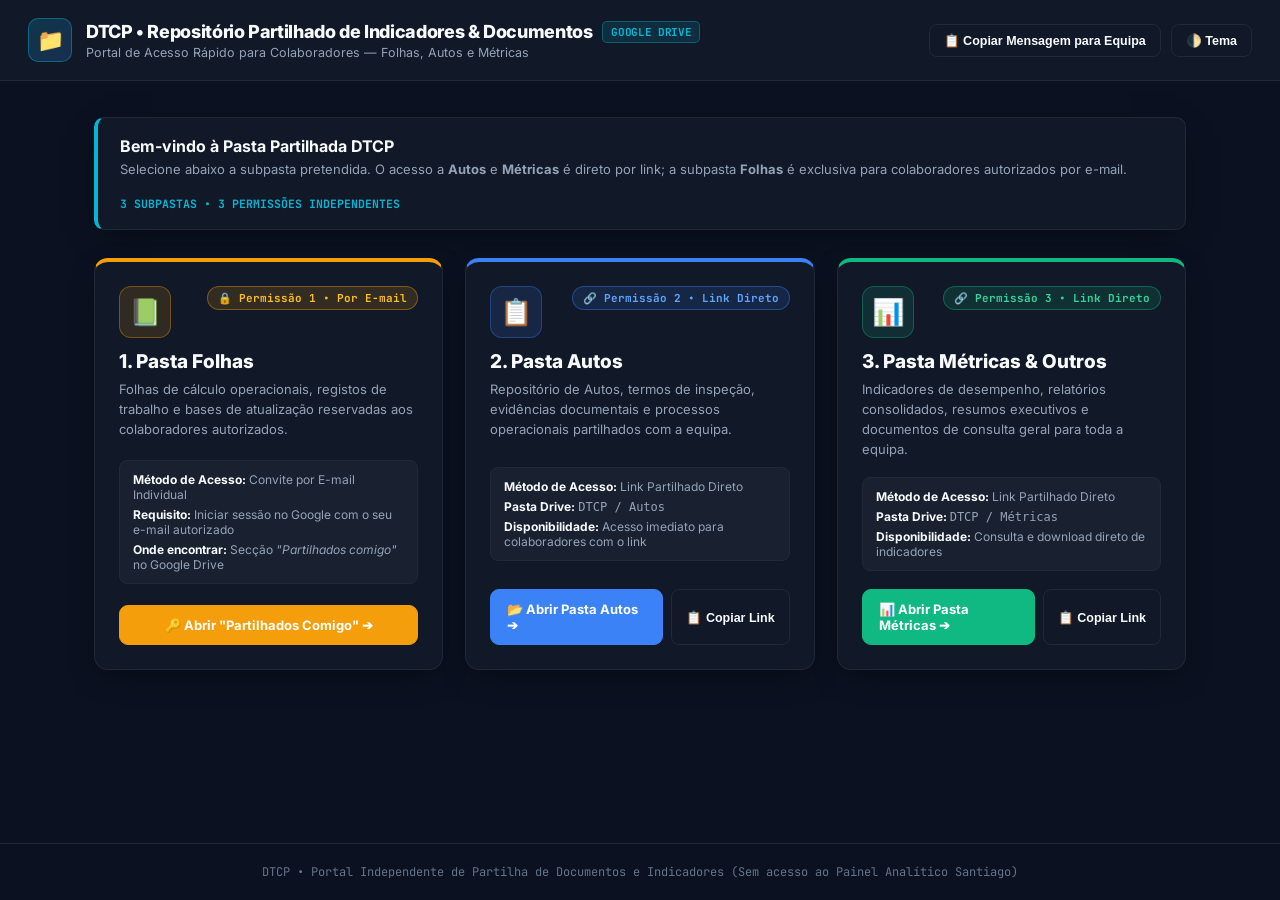
<file: dtcp.html>
<!DOCTYPE html>
<html lang="pt">
<head>
  <meta charset="UTF-8" />
  <meta name="viewport" content="width=device-width, initial-scale=1.0" />
  <title>DTCP • Central de Documentos, Autos e Métricas</title>
  <link rel="preconnect" href="https://fonts.googleapis.com">
  <link rel="preconnect" href="https://fonts.gstatic.com" crossorigin>
  <link href="https://fonts.googleapis.com/css2?family=Inter:wght@400;500;600;700;800&family=JetBrains+Mono:wght@400;500;600;700&display=swap" rel="stylesheet">
  <style>
    :root {
      --bg-main: #0B1120;
      --bg-card: #111827;
      --bg-card-hover: #1E293B;
      --border-dim: #1F2937;
      --text-primary: #F8FAFC;
      --text-secondary: #94A3B8;
      --text-muted: #64748B;
      --accent-cyan: #06B6D4;
      --accent-emerald: #10B981;
      --accent-amber: #F59E0B;
      --accent-blue: #3B82F6;
      --card-shadow: 0 10px 30px -10px rgba(0, 0, 0, 0.5);
    }

    [data-theme="light"] {
      --bg-main: #F1F5F9;
      --bg-card: #FFFFFF;
      --bg-card-hover: #F8FAFC;
      --border-dim: #E2E8F0;
      --text-primary: #0F172A;
      --text-secondary: #475569;
      --text-muted: #64748B;
      --card-shadow: 0 10px 25px -5px rgba(15, 23, 42, 0.08);
    }

    * {
      box-sizing: border-box;
      margin: 0;
      padding: 0;
    }

    body {
      font-family: 'Inter', -apple-system, BlinkMacSystemFont, sans-serif;
      background-color: var(--bg-main);
      color: var(--text-primary);
      min-height: 100vh;
      display: flex;
      flex-direction: column;
      transition: background-color 0.2s, color 0.2s;
    }

    header {
      background: var(--bg-card);
      border-bottom: 1px solid var(--border-dim);
      padding: 18px 28px;
      display: flex;
      justify-content: space-between;
      align-items: center;
      flex-wrap: wrap;
      gap: 16px;
    }

    .brand-wrap {
      display: flex;
      align-items: center;
      gap: 14px;
    }

    .brand-icon {
      width: 44px;
      height: 44px;
      border-radius: 10px;
      background: linear-gradient(135deg, rgba(6, 182, 212, 0.2), rgba(59, 130, 246, 0.2));
      border: 1px solid rgba(6, 182, 212, 0.4);
      display: flex;
      align-items: center;
      justify-content: center;
      font-size: 22px;
    }

    .brand-title {
      font-size: 18px;
      font-weight: 800;
      letter-spacing: -0.02em;
      display: flex;
      align-items: center;
      gap: 10px;
    }

    .brand-badge {
      font-family: 'JetBrains Mono', monospace;
      font-size: 11px;
      font-weight: 700;
      padding: 3px 8px;
      border-radius: 5px;
      background: rgba(6, 182, 212, 0.14);
      color: var(--accent-cyan);
      border: 1px solid rgba(6, 182, 212, 0.35);
    }

    .brand-sub {
      font-size: 12.5px;
      color: var(--text-secondary);
      margin-top: 2px;
    }

    .header-actions {
      display: flex;
      align-items: center;
      gap: 10px;
      flex-wrap: wrap;
    }

    .btn {
      display: inline-flex;
      align-items: center;
      gap: 8px;
      padding: 8px 14px;
      border-radius: 8px;
      font-size: 12.5px;
      font-weight: 600;
      cursor: pointer;
      border: 1px solid var(--border-dim);
      background: var(--bg-card);
      color: var(--text-primary);
      text-decoration: none;
      transition: all 0.18s ease;
    }

    .btn:hover {
      background: var(--bg-card-hover);
      border-color: var(--accent-cyan);
    }

    .btn-primary {
      background: var(--accent-cyan);
      color: #FFFFFF;
      border-color: var(--accent-cyan);
    }

    .btn-primary:hover {
      background: #0891B2;
      border-color: #0891B2;
    }

    main {
      max-width: 1140px;
      width: 100%;
      margin: 0 auto;
      padding: 36px 24px;
      flex: 1;
    }

    .intro-banner {
      background: var(--bg-card);
      border: 1px solid var(--border-dim);
      border-left: 4px solid var(--accent-cyan);
      border-radius: 10px;
      padding: 18px 22px;
      margin-bottom: 28px;
      box-shadow: var(--card-shadow);
      display: flex;
      justify-content: space-between;
      align-items: center;
      flex-wrap: wrap;
      gap: 16px;
    }

    .intro-banner h1 {
      font-size: 16px;
      font-weight: 700;
      margin-bottom: 4px;
    }

    .intro-banner p {
      font-size: 13px;
      color: var(--text-secondary);
      line-height: 1.5;
    }

    .folders-grid {
      display: grid;
      grid-template-columns: repeat(auto-fit, minmax(320px, 1fr));
      gap: 22px;
    }

    .folder-card {
      background: var(--bg-card);
      border: 1px solid var(--border-dim);
      border-radius: 14px;
      padding: 24px;
      box-shadow: var(--card-shadow);
      display: flex;
      flex-direction: column;
      justify-content: space-between;
      gap: 18px;
      transition: transform 0.18s ease, border-color 0.18s ease;
      position: relative;
      overflow: hidden;
    }

    .folder-card:hover {
      transform: translateY(-3px);
    }

    .folder-card.card-folhas {
      border-top: 4px solid var(--accent-amber);
    }
    .folder-card.card-autos {
      border-top: 4px solid var(--accent-blue);
    }
    .folder-card.card-metricas {
      border-top: 4px solid var(--accent-emerald);
    }

    .card-top {
      display: flex;
      justify-content: space-between;
      align-items: flex-start;
      gap: 12px;
    }

    .folder-icon {
      width: 52px;
      height: 52px;
      border-radius: 12px;
      display: flex;
      align-items: center;
      justify-content: center;
      font-size: 26px;
    }

    .icon-amber {
      background: rgba(245, 158, 11, 0.14);
      border: 1px solid rgba(245, 158, 11, 0.35);
    }
    .icon-blue {
      background: rgba(59, 130, 246, 0.14);
      border: 1px solid rgba(59, 130, 246, 0.35);
    }
    .icon-emerald {
      background: rgba(16, 185, 129, 0.14);
      border: 1px solid rgba(16, 185, 129, 0.35);
    }

    .perm-pill {
      font-family: 'JetBrains Mono', monospace;
      font-size: 11px;
      font-weight: 700;
      padding: 4px 10px;
      border-radius: 999px;
      display: inline-flex;
      align-items: center;
      gap: 5px;
    }

    .perm-restricted {
      background: rgba(245, 158, 11, 0.15);
      color: #FBBF24;
      border: 1px solid rgba(245, 158, 11, 0.4);
    }
    [data-theme="light"] .perm-restricted {
      color: #D97706;
    }

    .perm-link-blue {
      background: rgba(59, 130, 246, 0.15);
      color: #60A5FA;
      border: 1px solid rgba(59, 130, 246, 0.4);
    }
    [data-theme="light"] .perm-link-blue {
      color: #2563EB;
    }

    .perm-link-emerald {
      background: rgba(16, 185, 129, 0.15);
      color: #34D399;
      border: 1px solid rgba(16, 185, 129, 0.4);
    }
    [data-theme="light"] .perm-link-emerald {
      color: #059669;
    }

    .folder-title {
      font-size: 19px;
      font-weight: 800;
      margin-top: 12px;
      margin-bottom: 6px;
      display: flex;
      align-items: center;
      gap: 8px;
    }

    .folder-desc {
      font-size: 13px;
      color: var(--text-secondary);
      line-height: 1.55;
    }

    .perm-details {
      background: rgba(148, 163, 184, 0.06);
      border: 1px solid var(--border-dim);
      border-radius: 8px;
      padding: 11px 13px;
      font-size: 12px;
      color: var(--text-secondary);
      display: flex;
      flex-direction: column;
      gap: 5px;
    }

    .perm-details strong {
      color: var(--text-primary);
    }

    .card-actions {
      display: flex;
      gap: 8px;
      flex-wrap: wrap;
    }

    .btn-open {
      flex: 1;
      justify-content: center;
      padding: 11px 16px;
      font-size: 13px;
      font-weight: 700;
      border-radius: 9px;
    }

    .btn-amber {
      background: #F59E0B;
      color: #FFFFFF;
      border-color: #F59E0B;
    }
    .btn-amber:hover {
      background: #D97706;
      border-color: #D97706;
    }

    .btn-blue {
      background: #3B82F6;
      color: #FFFFFF;
      border-color: #3B82F6;
    }
    .btn-blue:hover {
      background: #2563EB;
      border-color: #2563EB;
    }

    .btn-emerald {
      background: #10B981;
      color: #FFFFFF;
      border-color: #10B981;
    }
    .btn-emerald:hover {
      background: #059669;
      border-color: #059669;
    }

    .toast {
      position: fixed;
      bottom: 24px;
      right: 24px;
      background: #10B981;
      color: #FFFFFF;
      padding: 12px 18px;
      border-radius: 9px;
      font-size: 13px;
      font-weight: 600;
      box-shadow: 0 10px 25px rgba(0, 0, 0, 0.35);
      opacity: 0;
      transform: translateY(10px);
      pointer-events: none;
      transition: all 0.22s ease;
      z-index: 1000;
    }

    .toast.show {
      opacity: 1;
      transform: translateY(0);
    }

    footer {
      text-align: center;
      padding: 20px;
      font-size: 12px;
      color: var(--text-muted);
      border-top: 1px solid var(--border-dim);
      font-family: 'JetBrains Mono', monospace;
    }
  </style>
</head>
<body>
  <header>
    <div class="brand-wrap">
      <div class="brand-icon">📁</div>
      <div>
        <div class="brand-title">
          DTCP • Repositório Partilhado de Indicadores &amp; Documentos
          <span class="brand-badge">GOOGLE DRIVE</span>
        </div>
        <div class="brand-sub">
          Portal de Acesso Rápido para Colaboradores — Folhas, Autos e Métricas
        </div>
      </div>
    </div>

    <div class="header-actions">
      <button class="btn" onclick="copiarComunicadoEquipa()" title="Copiar texto com os links para enviar por WhatsApp ou E-mail">
        📋 Copiar Mensagem para Equipa
      </button>
      <button class="btn" onclick="alternarTema()" id="btn-theme">
        🌓 Tema
      </button>
    </div>
  </header>

  <main>
    <div class="intro-banner">
      <div>
        <h1>Bem-vindo à Pasta Partilhada DTCP</h1>
        <p>
          Selecione abaixo a subpasta pretendida. O acesso a <strong>Autos</strong> e <strong>Métricas</strong> é direto por link; a subpasta <strong>Folhas</strong> é exclusiva para colaboradores autorizados por e-mail.
        </p>
      </div>
      <div style="font-family:'JetBrains Mono',monospace; font-size:11.5px; color:var(--accent-cyan); font-weight:700;">
        3 SUBPASTAS • 3 PERMISSÕES INDEPENDENTES
      </div>
    </div>

    <div class="folders-grid">
      <!-- 1. SUBPASTA FOLHAS (PERMISSÃO 1: RESTRITO POR EMAIL) -->
      <div class="folder-card card-folhas">
        <div>
          <div class="card-top">
            <div class="folder-icon icon-amber">📗</div>
            <span class="perm-pill perm-restricted">🔒 Permissão 1 • Por E-mail</span>
          </div>
          <div class="folder-title">1. Pasta Folhas</div>
          <p class="folder-desc">
            Folhas de cálculo operacionais, registos de trabalho e bases de atualização reservadas aos colaboradores autorizados.
          </p>
        </div>

        <div class="perm-details">
          <div><strong>Método de Acesso:</strong> Convite por E-mail Individual</div>
          <div><strong>Requisito:</strong> Iniciar sessão no Google com o seu e-mail autorizado</div>
          <div><strong>Onde encontrar:</strong> Secção <em>"Partilhados comigo"</em> no Google Drive</div>
        </div>

        <div class="card-actions">
          <a href="https://drive.google.com/drive/shared-with-me" target="_blank" rel="noopener noreferrer" class="btn btn-open btn-amber">
            🔑 Abrir "Partilhados Comigo" ➔
          </a>
        </div>
      </div>

      <!-- 2. SUBPASTA AUTOS (PERMISSÃO 2: LINK DIRETO) -->
      <div class="folder-card card-autos">
        <div>
          <div class="card-top">
            <div class="folder-icon icon-blue">📋</div>
            <span class="perm-pill perm-link-blue">🔗 Permissão 2 • Link Direto</span>
          </div>
          <div class="folder-title">2. Pasta Autos</div>
          <p class="folder-desc">
            Repositório de Autos, termos de inspeção, evidências documentais e processos operacionais partilhados com a equipa.
          </p>
        </div>

        <div class="perm-details">
          <div><strong>Método de Acesso:</strong> Link Partilhado Direto</div>
          <div><strong>Pasta Drive:</strong> <code>DTCP / Autos</code></div>
          <div><strong>Disponibilidade:</strong> Acesso imediato para colaboradores com o link</div>
        </div>

        <div class="card-actions">
          <a href="https://drive.google.com/drive/folders/1Zg5Qi3-qOzggef-VXNJK5gIYQI6BMklE?usp=sharing" target="_blank" rel="noopener noreferrer" class="btn btn-open btn-blue">
            📂 Abrir Pasta Autos ➔
          </a>
          <button class="btn" onclick="copiarLink('https://drive.google.com/drive/folders/1Zg5Qi3-qOzggef-VXNJK5gIYQI6BMklE?usp=sharing', 'Link da pasta Autos copiado!')" title="Copiar link da pasta Autos">
            📋 Copiar Link
          </button>
        </div>
      </div>

      <!-- 3. SUBPASTA MÉTRICAS / OUTROS (PERMISSÃO 3: LINK DIRETO) -->
      <div class="folder-card card-metricas">
        <div>
          <div class="card-top">
            <div class="folder-icon icon-emerald">📊</div>
            <span class="perm-pill perm-link-emerald">🔗 Permissão 3 • Link Direto</span>
          </div>
          <div class="folder-title">3. Pasta Métricas &amp; Outros</div>
          <p class="folder-desc">
            Indicadores de desempenho, relatórios consolidados, resumos executivos e documentos de consulta geral para toda a equipa.
          </p>
        </div>

        <div class="perm-details">
          <div><strong>Método de Acesso:</strong> Link Partilhado Direto</div>
          <div><strong>Pasta Drive:</strong> <code>DTCP / Métricas</code></div>
          <div><strong>Disponibilidade:</strong> Consulta e download direto de indicadores</div>
        </div>

        <div class="card-actions">
          <a href="https://drive.google.com/drive/folders/1HZUgQN0wJ-q7fsWrlIEzoM5E-_Z6W9cL?usp=sharing" target="_blank" rel="noopener noreferrer" class="btn btn-open btn-emerald">
            📊 Abrir Pasta Métricas ➔
          </a>
          <button class="btn" onclick="copiarLink('https://drive.google.com/drive/folders/1HZUgQN0wJ-q7fsWrlIEzoM5E-_Z6W9cL?usp=sharing', 'Link da pasta Métricas copiado!')" title="Copiar link da pasta Métricas">
            📋 Copiar Link
          </button>
        </div>
      </div>
    </div>
  </main>

  <footer>
    DTCP • Portal Independente de Partilha de Documentos e Indicadores (Sem acesso ao Painel Analítico Santiago)
  </footer>

  <div id="toast" class="toast">Link copiado!</div>

  <script>
    (function aplicarTemaInicial() {
      var tema = localStorage.getItem('dtcp_theme') || 'dark';
      document.documentElement.setAttribute('data-theme', tema);
    })();

    function alternarTema() {
      var atual = document.documentElement.getAttribute('data-theme') || 'dark';
      var novo = atual === 'dark' ? 'light' : 'dark';
      document.documentElement.setAttribute('data-theme', novo);
      localStorage.setItem('dtcp_theme', novo);
    }

    function mostrarToast(msg) {
      var t = document.getElementById('toast');
      t.textContent = msg;
      t.classList.add('show');
      setTimeout(function() {
        t.classList.remove('show');
      }, 2800);
    }

    function copiarLink(url, msg) {
      navigator.clipboard.writeText(url).then(function() {
        mostrarToast(msg || 'Link copiado para a área de transferência!');
      });
    }

    function copiarComunicadoEquipa() {
      var texto = [
        "📁 *PORTAL DTCP — ACESSO A PASTAS E INDICADORES*",
        "",
        "Caros colaboradores, o portal de acesso rápido às pastas partilhadas da DTCP está disponível em:",
        "🌐 https://vicf73.github.io/painel-santiago/dtcp.html",
        "",
        "Ou aceda diretamente às subpastas no Google Drive:",
        "",
        "1️⃣ *Pasta Autos (Link Direto):*",
        "https://drive.google.com/drive/folders/1Zg5Qi3-qOzggef-VXNJK5gIYQI6BMklE?usp=sharing",
        "",
        "2️⃣ *Pasta Métricas e Indicadores (Link Direto):*",
        "https://drive.google.com/drive/folders/1HZUgQN0wJ-q7fsWrlIEzoM5E-_Z6W9cL?usp=sharing",
        "",
        "3️⃣ *Pasta Folhas (Acesso Restrito por E-mail):*",
        "Aceda com o seu e-mail autorizado na secção 'Partilhados comigo' do Google Drive: https://drive.google.com/drive/shared-with-me"
      ].join("\n");

      navigator.clipboard.writeText(texto).then(function() {
        mostrarToast("Mensagem completa copiada! Pronta a colar no WhatsApp ou E-mail.");
      });
    }
  </script>
</body>
</html>
</file>
